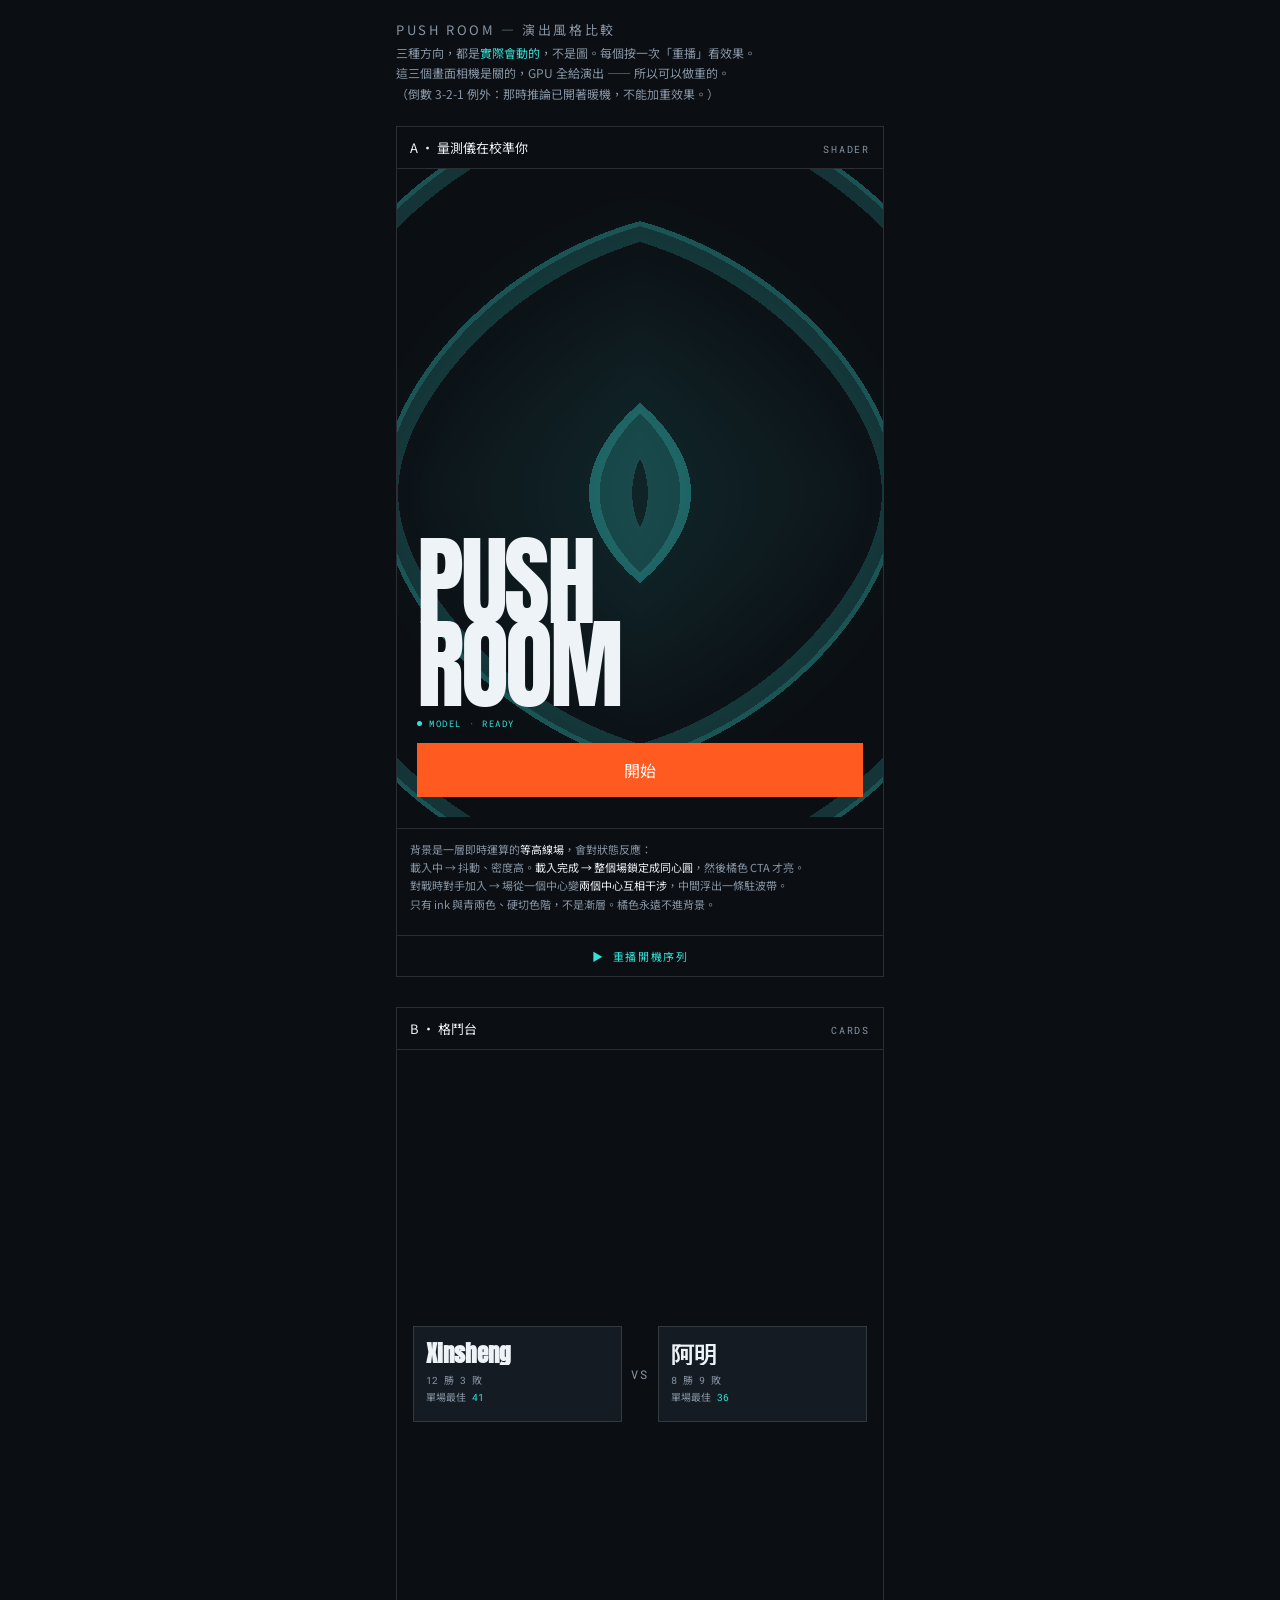
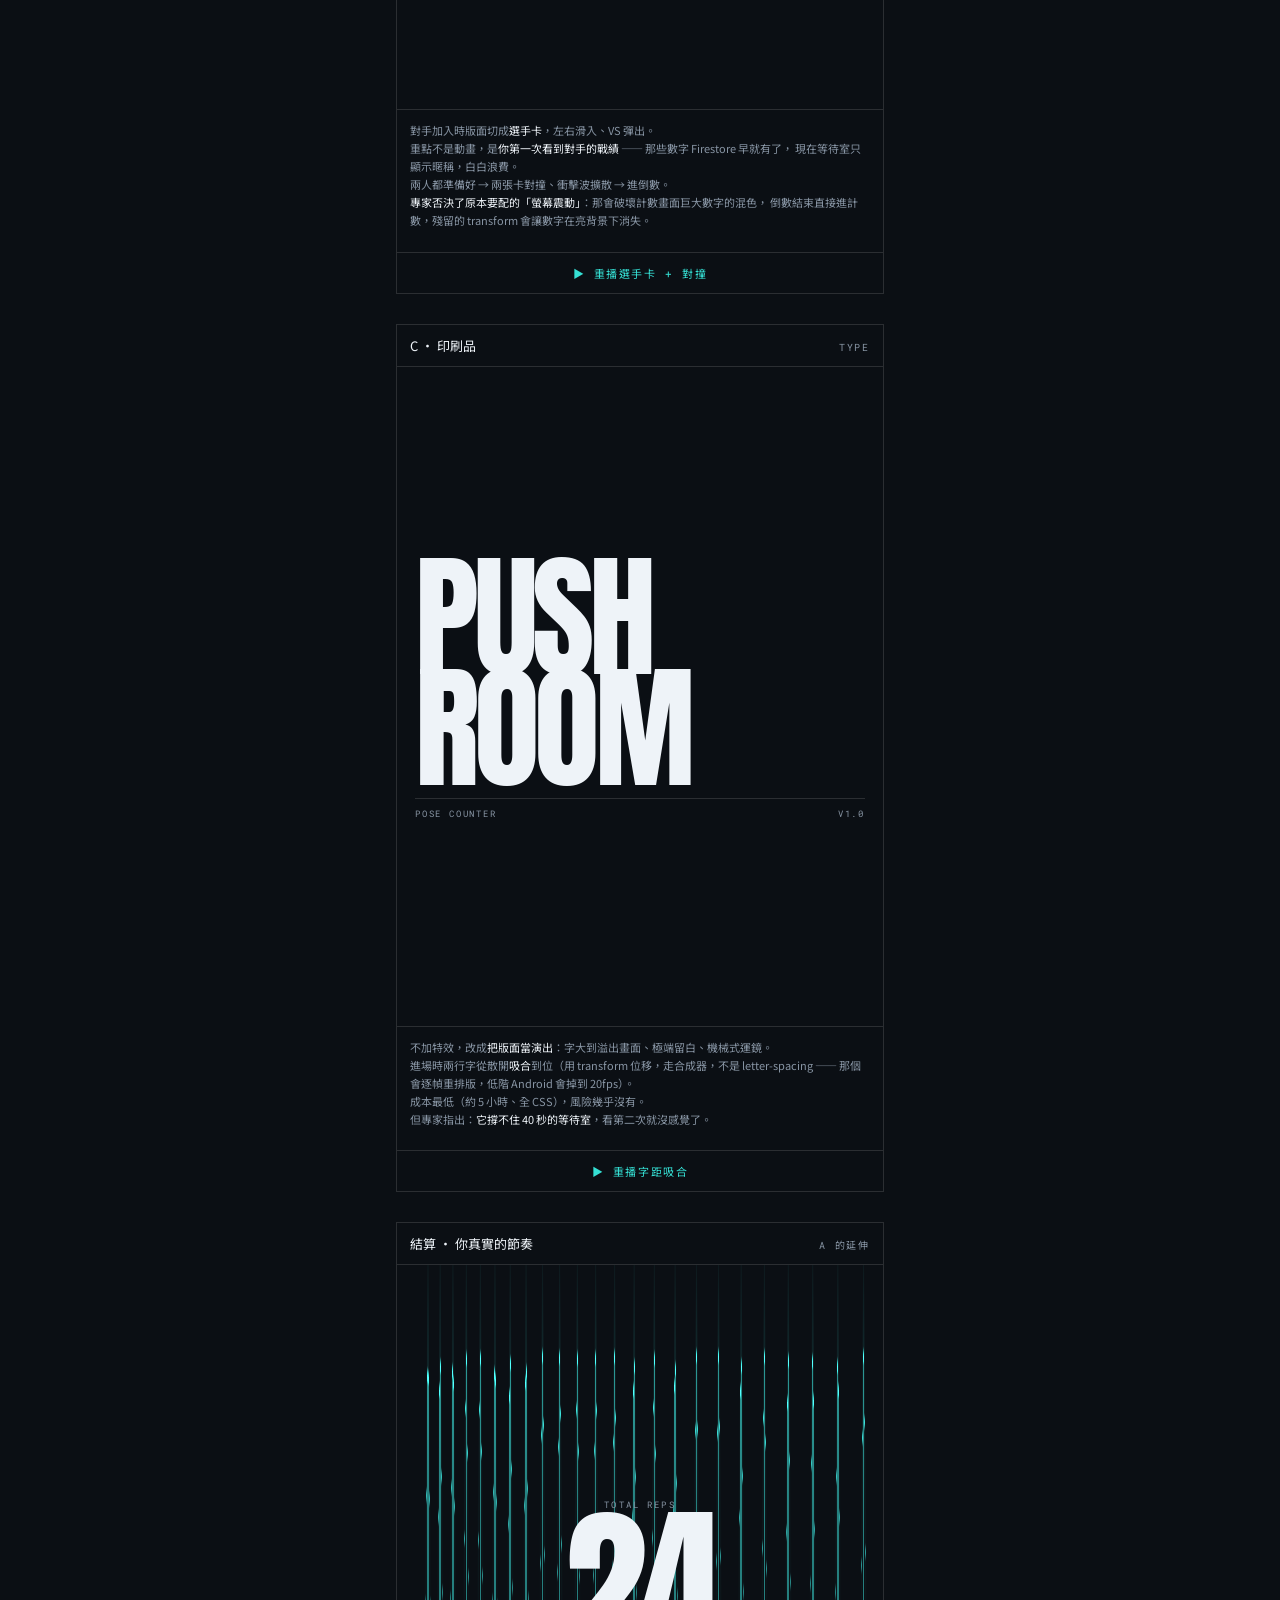
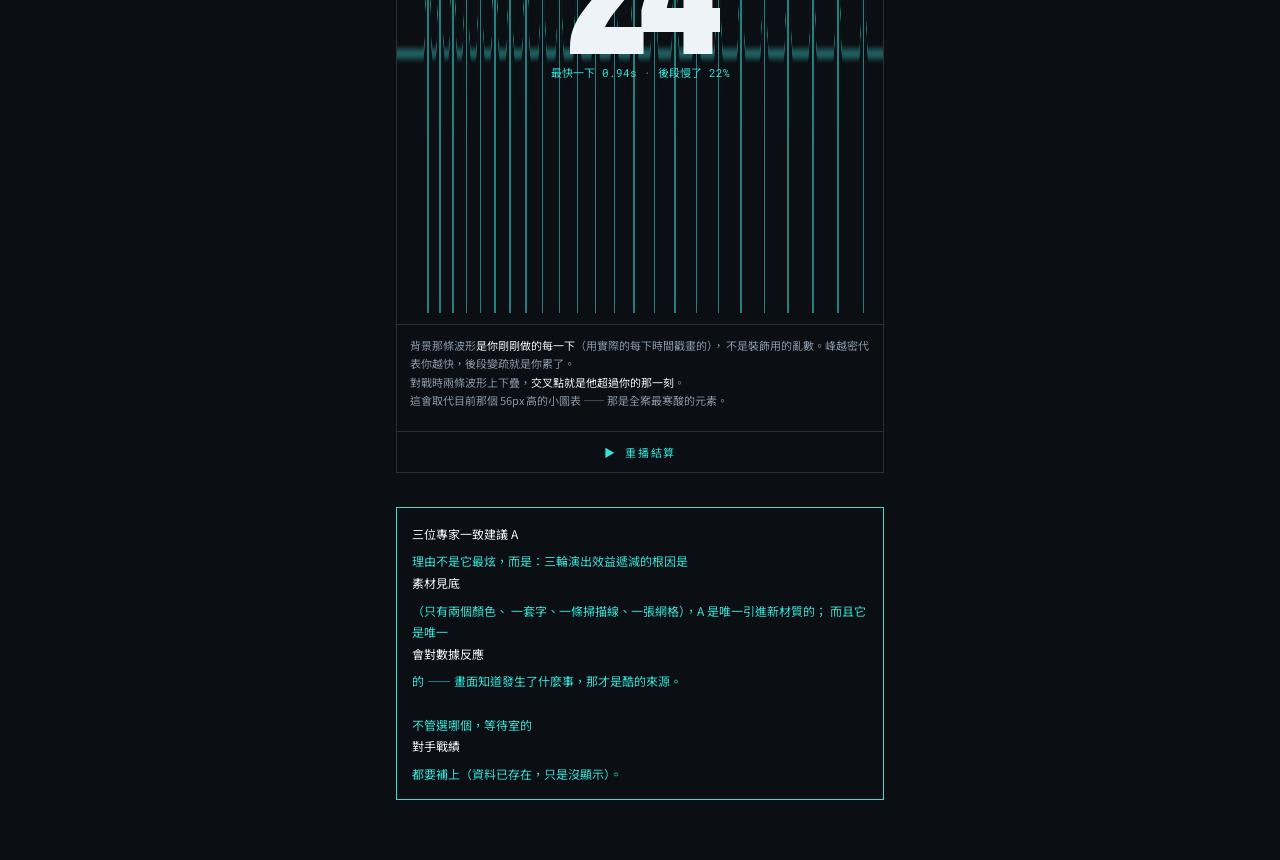
<file: docs/fx-demo.html>
<!DOCTYPE html>
<html lang="zh-Hant">
<head>
<meta charset="utf-8">
<meta name="viewport" content="width=device-width, initial-scale=1, viewport-fit=cover">
<title>PUSH ROOM — 演出風格比較</title>
<link rel="preconnect" href="https://fonts.googleapis.com">
<link rel="preconnect" href="https://fonts.gstatic.com" crossorigin>
<link href="https://fonts.googleapis.com/css2?family=Anton&family=Noto+Sans+TC:wght@400;500;700&family=Roboto+Mono:wght@400;700&display=swap" rel="stylesheet">
<style>
:root{
  --ink:#0B0F14; --ink2:#141B23; --line:rgba(255,255,255,.13);
  --fg:#EEF3F8; --dim:#8794A3; --signal:#FF5A1F; --cool:#35E0D4;
  --mono:"Roboto Mono",ui-monospace,"Noto Sans TC",monospace;
}
*{box-sizing:border-box;-webkit-tap-highlight-color:transparent}
html,body{margin:0;background:var(--ink);color:var(--fg);
  font-family:"Noto Sans TC",-apple-system,sans-serif}
.display{font-family:Anton,"Noto Sans TC",sans-serif;font-weight:400}
.mono{font-family:var(--mono)}

.wrap{max-width:520px;margin:0 auto;padding:20px 16px 60px}
h1{font-size:13px;letter-spacing:.2em;color:var(--dim);margin:0 0 4px;font-weight:400}
.lede{color:var(--dim);font-size:12px;line-height:1.7;margin:0 0 22px}
.lede b{color:var(--cool);font-weight:400}

.demo{margin:0 0 30px;border:1px solid var(--line)}
.demohead{display:flex;align-items:baseline;justify-content:space-between;gap:10px;
  padding:11px 13px;border-bottom:1px solid var(--line)}
.demohead .n{font-family:var(--mono);font-size:10px;letter-spacing:.18em;color:var(--dim)}
.demohead .t{font-size:13px}
/* 每個示範都在一個固定比例的「手機畫面」裡，才看得出實際感覺 */
.screen{position:relative;aspect-ratio:375/500;overflow:hidden;background:var(--ink)}
.note{padding:11px 13px;color:var(--dim);font-size:11px;line-height:1.65;
  border-top:1px solid var(--line)}
.note b{color:var(--fg);font-weight:400}
.btn{display:block;width:100%;padding:12px;border:0;border-top:1px solid var(--line);
  background:transparent;color:var(--cool);font-family:var(--mono);font-size:11px;
  letter-spacing:.14em}
.btn:active{background:rgba(53,224,212,.08)}

/* ============ A：量測儀 ============ */
#fxA{position:absolute;inset:0;width:100%;height:100%;display:block}
.aui{position:absolute;inset:0;display:flex;flex-direction:column;
  justify-content:flex-end;padding:20px;pointer-events:none}
.abrand{margin:0;display:flex;flex-direction:column;line-height:.84;
  font-size:19vw;letter-spacing:-.035em;max-width:520px}
@media(min-width:520px){.abrand{font-size:99px}}
.asys{display:flex;align-items:center;gap:7px;margin-top:12px;
  font-family:var(--mono);font-size:9px;letter-spacing:.18em;color:var(--dim)}
.asys i{width:5px;height:5px;border-radius:99px;background:var(--dim);
  transition:background .3s}
.asys.ready i{background:var(--cool)}
.asys.ready{color:var(--cool)}
.acta{margin-top:14px;padding:15px;border:0;background:var(--ink2);color:var(--dim);
  font-size:16px;text-align:center;transition:background .4s,color .4s}
.acta.on{background:var(--signal);color:#fff}

/* ============ B：格鬥台 ============ */
.bwrap{position:absolute;inset:0;display:flex;align-items:center;
  justify-content:center;gap:0;padding:16px}
.card{flex:1 1 0;min-width:0;padding:15px 12px;background:var(--ink2);
  border:1px solid var(--line);transform:translateX(-120%);opacity:0}
.card.right{transform:translateX(120%)}
.card.in{animation:cardIn .42s cubic-bezier(.16,1,.3,1) forwards}
.card.right.in{animation-name:cardInR}
@keyframes cardIn{to{transform:translateX(0);opacity:1}}
@keyframes cardInR{to{transform:translateX(0);opacity:1}}
.card b{display:block;font-family:Anton,sans-serif;font-size:23px;line-height:1;
  overflow:hidden;text-overflow:ellipsis;white-space:nowrap}
.card small{display:block;font-family:var(--mono);font-size:10px;color:var(--dim);
  margin-top:7px;line-height:1.7}
.card em{font-style:normal;color:var(--cool)}
.bvs{flex:0 0 auto;padding:0 9px;font-family:var(--mono);font-size:12px;
  letter-spacing:.16em;color:var(--dim);opacity:0;transform:scale(.4)}
.bvs.in{animation:vsIn .3s cubic-bezier(.2,.8,.2,1) .34s forwards}
@keyframes vsIn{to{opacity:1;transform:scale(1)}}
.shock{position:absolute;left:50%;top:50%;width:24px;height:24px;margin:-12px 0 0 -12px;
  border:2px solid #fff;border-radius:99px;opacity:0;pointer-events:none}
.shock.go{animation:shock .5s cubic-bezier(.1,.7,.3,1) forwards}
@keyframes shock{
  0%{opacity:.9;transform:scale(.2)}
  100%{opacity:0;transform:scale(9)}
}

/* ============ C：印刷品 ============ */
.cwrap{position:absolute;inset:0;display:flex;flex-direction:column;
  justify-content:center;padding:0 18px;overflow:hidden}
.cbrand{margin:0;line-height:.82;font-size:26vw;letter-spacing:-.04em;
  white-space:nowrap}
@media(min-width:520px){.cbrand{font-size:135px}}
/* 用 transform 位移兩個 span 做「吸合」，不用 letter-spacing —— 那會逐幀 layout */
.cbrand span{display:block;transform:translateX(var(--x,0))}
.cbrand .l1{--x:26px}
.cbrand .l2{--x:-30px}
.cwrap.in .cbrand span{transition:transform .8s cubic-bezier(.2,.9,.2,1)}
.cwrap.in .cbrand .l1,.cwrap.in .cbrand .l2{--x:0px}
.cmeta{display:flex;justify-content:space-between;margin-top:14px;padding-top:9px;
  border-top:1px solid var(--line);font-family:var(--mono);font-size:9px;
  letter-spacing:.2em;color:var(--dim)}

/* ============ 結算：波形 ============ */
.rwrap{position:absolute;inset:0;display:flex;flex-direction:column;
  justify-content:center;align-items:center}
#fxR{position:absolute;inset:0;width:100%;height:100%}
.rnum{position:relative;font-size:33vh;line-height:.8;letter-spacing:-.04em}
@media(min-width:520px){.rnum{font-size:165px}}
.rcap{position:relative;font-family:var(--mono);font-size:9px;letter-spacing:.24em;
  color:var(--dim);margin-bottom:8px}
.rsub{position:relative;font-family:var(--mono);font-size:11px;color:var(--cool);
  margin-top:14px}
.pick{margin:34px 0 0;padding:15px;border:1px solid var(--cool);color:var(--cool);
  font-size:12px;line-height:1.8}
.pick b{display:block;color:var(--fg);font-weight:400;margin-bottom:6px}
</style>
</head>
<body>
<div class="wrap">
  <h1>PUSH ROOM — 演出風格比較</h1>
  <p class="lede">
    三種方向，都是<b>實際會動的</b>，不是圖。每個按一次「重播」看效果。<br>
    這三個畫面相機是關的，GPU 全給演出 —— 所以可以做重的。<br>
    （倒數 3-2-1 例外：那時推論已開著暖機，不能加重效果。）
  </p>

  <!-- ============ A ============ -->
  <div class="demo">
    <div class="demohead"><span class="t">A · 量測儀在校準你</span><span class="n">SHADER</span></div>
    <div class="screen" id="scA">
      <canvas id="fxA"></canvas>
      <div class="aui">
        <h2 class="abrand display"><span>PUSH</span><span>ROOM</span></h2>
        <div class="asys mono" id="asys"><i></i><span id="asysT">MODEL · LOADING</span></div>
        <div class="acta" id="acta">開始</div>
      </div>
    </div>
    <p class="note">
      背景是一層即時運算的<b>等高線場</b>，會對狀態反應：<br>
      載入中 → 抖動、密度高。<b>載入完成 → 整個場鎖定成同心圓</b>，然後橘色 CTA 才亮。<br>
      對戰時對手加入 → 場從一個中心變<b>兩個中心互相干涉</b>，中間浮出一條駐波帶。<br>
      只有 ink 與青兩色、硬切色階，不是漸層。橘色永遠不進背景。
    </p>
    <button class="btn" data-replay="A">▶ 重播開機序列</button>
  </div>

  <!-- ============ B ============ -->
  <div class="demo">
    <div class="demohead"><span class="t">B · 格鬥台</span><span class="n">CARDS</span></div>
    <div class="screen" id="scB">
      <div class="bwrap">
        <div class="card" id="cardL">
          <b>Xinsheng</b>
          <small>12 勝 3 敗<br>單場最佳 <em>41</em></small>
        </div>
        <div class="bvs mono" id="bvs">VS</div>
        <div class="card right" id="cardR">
          <b>阿明</b>
          <small>8 勝 9 敗<br>單場最佳 <em>36</em></small>
        </div>
      </div>
      <div class="shock" id="shock"></div>
    </div>
    <p class="note">
      對手加入時版面切成<b>選手卡</b>，左右滑入、VS 彈出。<br>
      重點不是動畫，是<b>你第一次看到對手的戰績</b> —— 那些數字 Firestore 早就有了，
      現在等待室只顯示暱稱，白白浪費。<br>
      兩人都準備好 → 兩張卡對撞、衝擊波擴散 → 進倒數。<br>
      <b>專家否決了原本要配的「螢幕震動」</b>：那會破壞計數畫面巨大數字的混色，
      倒數結束直接進計數，殘留的 transform 會讓數字在亮背景下消失。
    </p>
    <button class="btn" data-replay="B">▶ 重播選手卡 + 對撞</button>
  </div>

  <!-- ============ C ============ -->
  <div class="demo">
    <div class="demohead"><span class="t">C · 印刷品</span><span class="n">TYPE</span></div>
    <div class="screen" id="scC">
      <div class="cwrap" id="cwrap">
        <h2 class="cbrand display"><span class="l1">PUSH</span><span class="l2">ROOM</span></h2>
        <div class="cmeta"><span>POSE COUNTER</span><span>V1.0</span></div>
      </div>
    </div>
    <p class="note">
      不加特效，改成<b>把版面當演出</b>：字大到溢出畫面、極端留白、機械式運鏡。<br>
      進場時兩行字從散開<b>吸合</b>到位（用 transform 位移，走合成器，不是 letter-spacing
      —— 那個會逐幀重排版，低階 Android 會掉到 20fps）。<br>
      成本最低（約 5 小時、全 CSS），風險幾乎沒有。<br>
      但專家指出：<b>它撐不住 40 秒的等待室</b>，看第二次就沒感覺了。
    </p>
    <button class="btn" data-replay="C">▶ 重播字距吸合</button>
  </div>

  <!-- ============ 結算 ============ -->
  <div class="demo">
    <div class="demohead"><span class="t">結算 · 你真實的節奏</span><span class="n">A 的延伸</span></div>
    <div class="screen" id="scR">
      <canvas id="fxR"></canvas>
      <div class="rwrap">
        <div class="rcap mono">TOTAL REPS</div>
        <div class="rnum display" id="rnum">0</div>
        <div class="rsub mono" id="rsub"></div>
      </div>
    </div>
    <p class="note">
      背景那條波形<b>是你剛剛做的每一下</b>（用實際的每下時間戳畫的），
      不是裝飾用的亂數。峰越密代表你越快，後段變疏就是你累了。<br>
      對戰時兩條波形上下疊，<b>交叉點就是他超過你的那一刻</b>。<br>
      這會取代目前那個 56px 高的小圖表 —— 那是全案最寒酸的元素。
    </p>
    <button class="btn" data-replay="R">▶ 重播結算</button>
  </div>

  <div class="pick">
    <b>三位專家一致建議 A</b>
    理由不是它最炫，而是：三輪演出效益遞減的根因是<b>素材見底</b>（只有兩個顏色、
    一套字、一條掃描線、一張網格），A 是唯一引進新材質的；
    而且它是唯一<b>會對數據反應</b>的 —— 畫面知道發生了什麼事，那才是酷的來源。<br><br>
    不管選哪個，等待室的<b>對手戰績</b>都要補上（資料已存在，只是沒顯示）。
  </div>
</div>

<script>
/* ---------- A / 結算：等高線場 shader ---------- */
const VERT = `attribute vec2 p;void main(){gl_Position=vec4(p,0.,1.);}`;

/* 等高線用 fract 取環帶、step 硬切成三階 —— 不做連續漸層，
   那會立刻變成 2000 年代的音樂視覺化。 */
const FRAG = `precision highp float;
uniform vec2  uRes;
uniform float uTime;
uniform float uPower;    // 0=未上電 1=完全亮起
uniform float uLock;     // 0=流動抖動 1=鎖定成規則同心圓
uniform float uSecond;   // 0=單一中心 1=雙中心干涉（對手加入）
uniform float uWave;     // >0 時改畫結算波形
uniform float uReps[40];
uniform float uN;

float hash(vec2 v){return fract(sin(dot(v,vec2(127.1,311.7)))*43758.5453);}
float noise(vec2 v){
  vec2 i=floor(v),f=fract(v);
  f=f*f*(3.-2.*f);
  return mix(mix(hash(i),hash(i+vec2(1,0)),f.x),
             mix(hash(i+vec2(0,1)),hash(i+vec2(1,1)),f.x),f.y);
}
float fbm(vec2 v){
  float s=0.,a=.5;
  for(int i=0;i<4;i++){s+=a*noise(v);v*=2.03;a*=.5;}
  return s;
}

void main(){
  vec2 uv=(gl_FragCoord.xy-.5*uRes)/uRes.y;
  vec3 ink=vec3(.043,.059,.078), cool=vec3(.208,.878,.831);

  float v;
  if(uWave>.5){
    /* 結算：把每一下的時間畫成一條波形 */
    /* 每一下畫成一根尖峰。峰寬必須遠小於相鄰兩下的間距，
       否則 24 根會糊成一團 —— 那就看不出節奏，失去整個意義。
       間距約 0.038，所以峰寬取 260（半高寬約 0.005）。 */
    float x=gl_FragCoord.x/uRes.x;
    float y=0.;
    float near=1.0;
    for(int i=0;i<40;i++){
      if(float(i)>=uN) break;
      float t=uReps[i];
      float dx=abs(x-t);
      y=max(y, exp(-pow(dx*260.,2.)));
      near=min(near,dx);
    }
    /* 基線 + 尖峰。基線讓沒有峰的地方仍有一條細線，
       視覺上才是「一條紀錄」而不是散落的點。 */
    float base=uv.y+.10;
    float h=y*.46;
    float line=smoothstep(.016,0.,abs(base-h))*(.35+y*.65);
    float stem=step(near,.0016)*step(0.,h-max(base,0.))*step(base,h)*.5;
    float glow=smoothstep(.26,0.,abs(base-h))*.10*y;
    gl_FragColor=vec4(ink+cool*(line+stem+glow)*uPower,1.);
    return;
  }

  /* 中心：uSecond 打開時變兩個，中間形成干涉帶 */
  float d1=length(uv-vec2(-.30*uSecond,0.));
  float d2=length(uv-vec2( .30,0.));
  float d=mix(d1, min(d1,d2)*.72+abs(d1-d2)*.5, uSecond);

  /* 未鎖定時疊 fbm 讓等高線扭動；鎖定後收斂成規則同心圓 */
  float wob=fbm(uv*2.3+uTime*.08)*(1.-uLock);
  v=d*7.5+wob*1.9-uTime*.10;

  float band=fract(v);
  /* 三階硬切，保持印刷／工業感 */
  float c=step(.86,band)*.55+step(.965,band)*.45;
  /* 鎖定瞬間中央亮一下 */
  float core=smoothstep(.42,0.,d)*uLock*.20;

  vec3 col=ink+cool*(c*.30+core)*uPower;
  gl_FragColor=vec4(col,1.);
}`;

function makeFx(canvas){
  const gl = canvas.getContext('webgl', {antialias:false, alpha:false,
    powerPreference:'low-power'});
  if(!gl) return null;
  const sh=(t,s)=>{const o=gl.createShader(t);gl.shaderSource(o,s);gl.compileShader(o);
    if(!gl.getShaderParameter(o,gl.COMPILE_STATUS)) console.warn(gl.getShaderInfoLog(o));
    return o;};
  const pr=gl.createProgram();
  gl.attachShader(pr,sh(gl.VERTEX_SHADER,VERT));
  gl.attachShader(pr,sh(gl.FRAGMENT_SHADER,FRAG));
  gl.linkProgram(pr); gl.useProgram(pr);
  const buf=gl.createBuffer();
  gl.bindBuffer(gl.ARRAY_BUFFER,buf);
  gl.bufferData(gl.ARRAY_BUFFER,new Float32Array([-1,-1,3,-1,-1,3]),gl.STATIC_DRAW);
  const loc=gl.getAttribLocation(pr,'p');
  gl.enableVertexAttribArray(loc);
  gl.vertexAttribPointer(loc,2,gl.FLOAT,false,0,0);
  const U=n=>gl.getUniformLocation(pr,n);
  const u={res:U('uRes'),time:U('uTime'),power:U('uPower'),lock:U('uLock'),
           second:U('uSecond'),wave:U('uWave'),reps:U('uReps[0]'),n:U('uN')};
  const st={power:0,lock:0,second:0,wave:0,reps:new Float32Array(40),n:0,raf:0};
  function size(){
    const d=Math.min(devicePixelRatio||1,2);
    const w=canvas.clientWidth*d|0, h=canvas.clientHeight*d|0;
    if(canvas.width!==w){canvas.width=w;canvas.height=h;}
    gl.viewport(0,0,canvas.width,canvas.height);
    gl.uniform2f(u.res,canvas.width,canvas.height);
  }
  function frame(t){
    st.raf=requestAnimationFrame(frame);
    size();
    gl.uniform1f(u.time,t*.001);
    gl.uniform1f(u.power,st.power);
    gl.uniform1f(u.lock,st.lock);
    gl.uniform1f(u.second,st.second);
    gl.uniform1f(u.wave,st.wave);
    gl.uniform1fv(u.reps,st.reps);
    gl.uniform1f(u.n,st.n);
    gl.drawArrays(gl.TRIANGLES,0,3);
  }
  st.raf=requestAnimationFrame(frame);
  return {st, stop:()=>cancelAnimationFrame(st.raf)};
}

/* 補間小工具 */
function tween(obj,key,to,ms,ease){
  const from=obj[key], t0=performance.now();
  ease=ease||(x=>1-Math.pow(1-x,3));
  (function step(){
    const k=Math.min(1,(performance.now()-t0)/ms);
    obj[key]=from+(to-from)*ease(k);
    if(k<1) requestAnimationFrame(step);
  })();
}

const fxA=makeFx(document.getElementById('fxA'));
const fxR=makeFx(document.getElementById('fxR'));

/* ---------- A：開機序列 ---------- */
function playA(){
  if(!fxA) return;
  const sys=document.getElementById('asys'), sysT=document.getElementById('asysT');
  const cta=document.getElementById('acta');
  sys.classList.remove('ready'); cta.classList.remove('on');
  sysT.textContent='MODEL · LOADING';
  fxA.st.lock=0; fxA.st.second=0; fxA.st.power=0;
  tween(fxA.st,'power',1,900);
  /* 1.6 秒後「載入完成」：場鎖定 → 狀態列轉青 → CTA 才亮橘 */
  setTimeout(()=>{
    tween(fxA.st,'lock',1,620);
    sys.classList.add('ready'); sysT.textContent='MODEL · READY';
    setTimeout(()=>cta.classList.add('on'), 260);
  }, 1600);
  /* 再 1.4 秒示範「對手加入」→ 雙中心干涉 */
  setTimeout(()=>{ tween(fxA.st,'second',1,700); }, 3000);
}

/* ---------- B：選手卡 ---------- */
function playB(){
  const L=document.getElementById('cardL'), R=document.getElementById('cardR');
  const V=document.getElementById('bvs'), S=document.getElementById('shock');
  for(const el of [L,R,V,S]) el.classList.remove('in','go');
  void L.offsetWidth;
  L.classList.add('in'); R.classList.add('in'); V.classList.add('in');
  setTimeout(()=>{ S.classList.add('go'); }, 1500);
}

/* ---------- C：字距吸合 ---------- */
function playC(){
  const w=document.getElementById('cwrap');
  w.classList.remove('in'); void w.offsetWidth;
  requestAnimationFrame(()=>w.classList.add('in'));
}

/* ---------- 結算 ---------- */
function playR(){
  if(!fxR) return;
  /* 假裝這是一場 24 下、後段變慢的紀錄 */
  const n=24, arr=new Float32Array(40);
  let t=0;
  for(let i=0;i<n;i++){ t += 0.030 + i*0.0016; arr[i]=t; }
  const span=arr[n-1];
  for(let i=0;i<n;i++) arr[i]=arr[i]/span*0.92+0.04;
  fxR.st.reps=arr; fxR.st.n=n; fxR.st.wave=1; fxR.st.power=0;
  tween(fxR.st,'power',1,900);
  const num=document.getElementById('rnum'), sub=document.getElementById('rsub');
  sub.textContent='';
  let cur=0;
  const t0=performance.now();
  (function roll(){
    const k=Math.min(1,(performance.now()-t0)/900);
    cur=Math.round(n*(1-Math.pow(1-k,3)));
    num.textContent=cur;
    if(k<1) requestAnimationFrame(roll);
    else sub.textContent='最快一下 0.94s · 後段慢了 22%';
  })();
}

const players={A:playA,B:playB,C:playC,R:playR};
document.querySelectorAll('[data-replay]').forEach(b=>{
  b.addEventListener('click',()=>players[b.dataset.replay]());
});

/* 進入視野時自動播一次，不用每個都手動按 */
if('IntersectionObserver' in window){
  const seen=new Set();
  const io=new IntersectionObserver(es=>{
    for(const e of es){
      if(e.isIntersecting && !seen.has(e.target.id)){
        seen.add(e.target.id);
        ({scA:playA,scB:playB,scC:playC,scR:playR})[e.target.id]?.();
      }
    }
  },{threshold:.4});
  ['scA','scB','scC','scR'].forEach(id=>io.observe(document.getElementById(id)));
}else{
  playA();playB();playC();playR();
}
</script>
</body>
</html>
</file>
